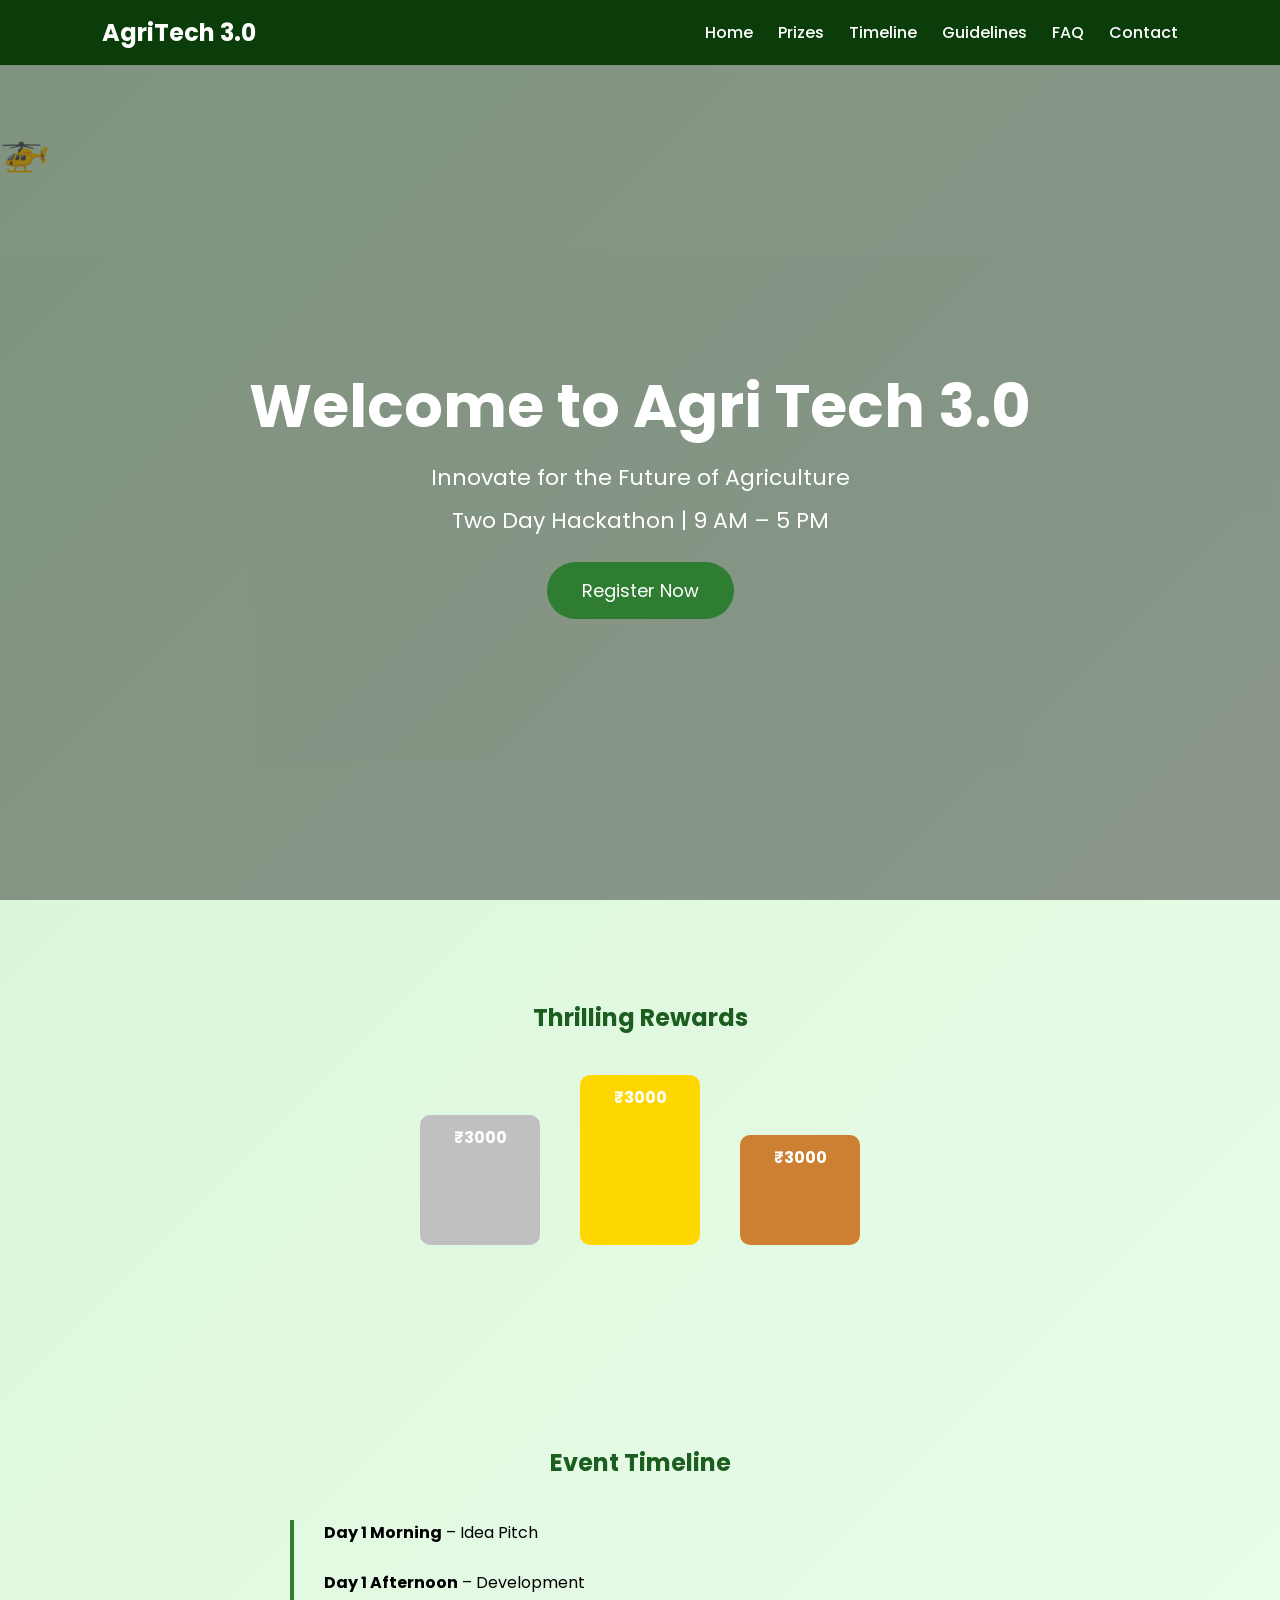
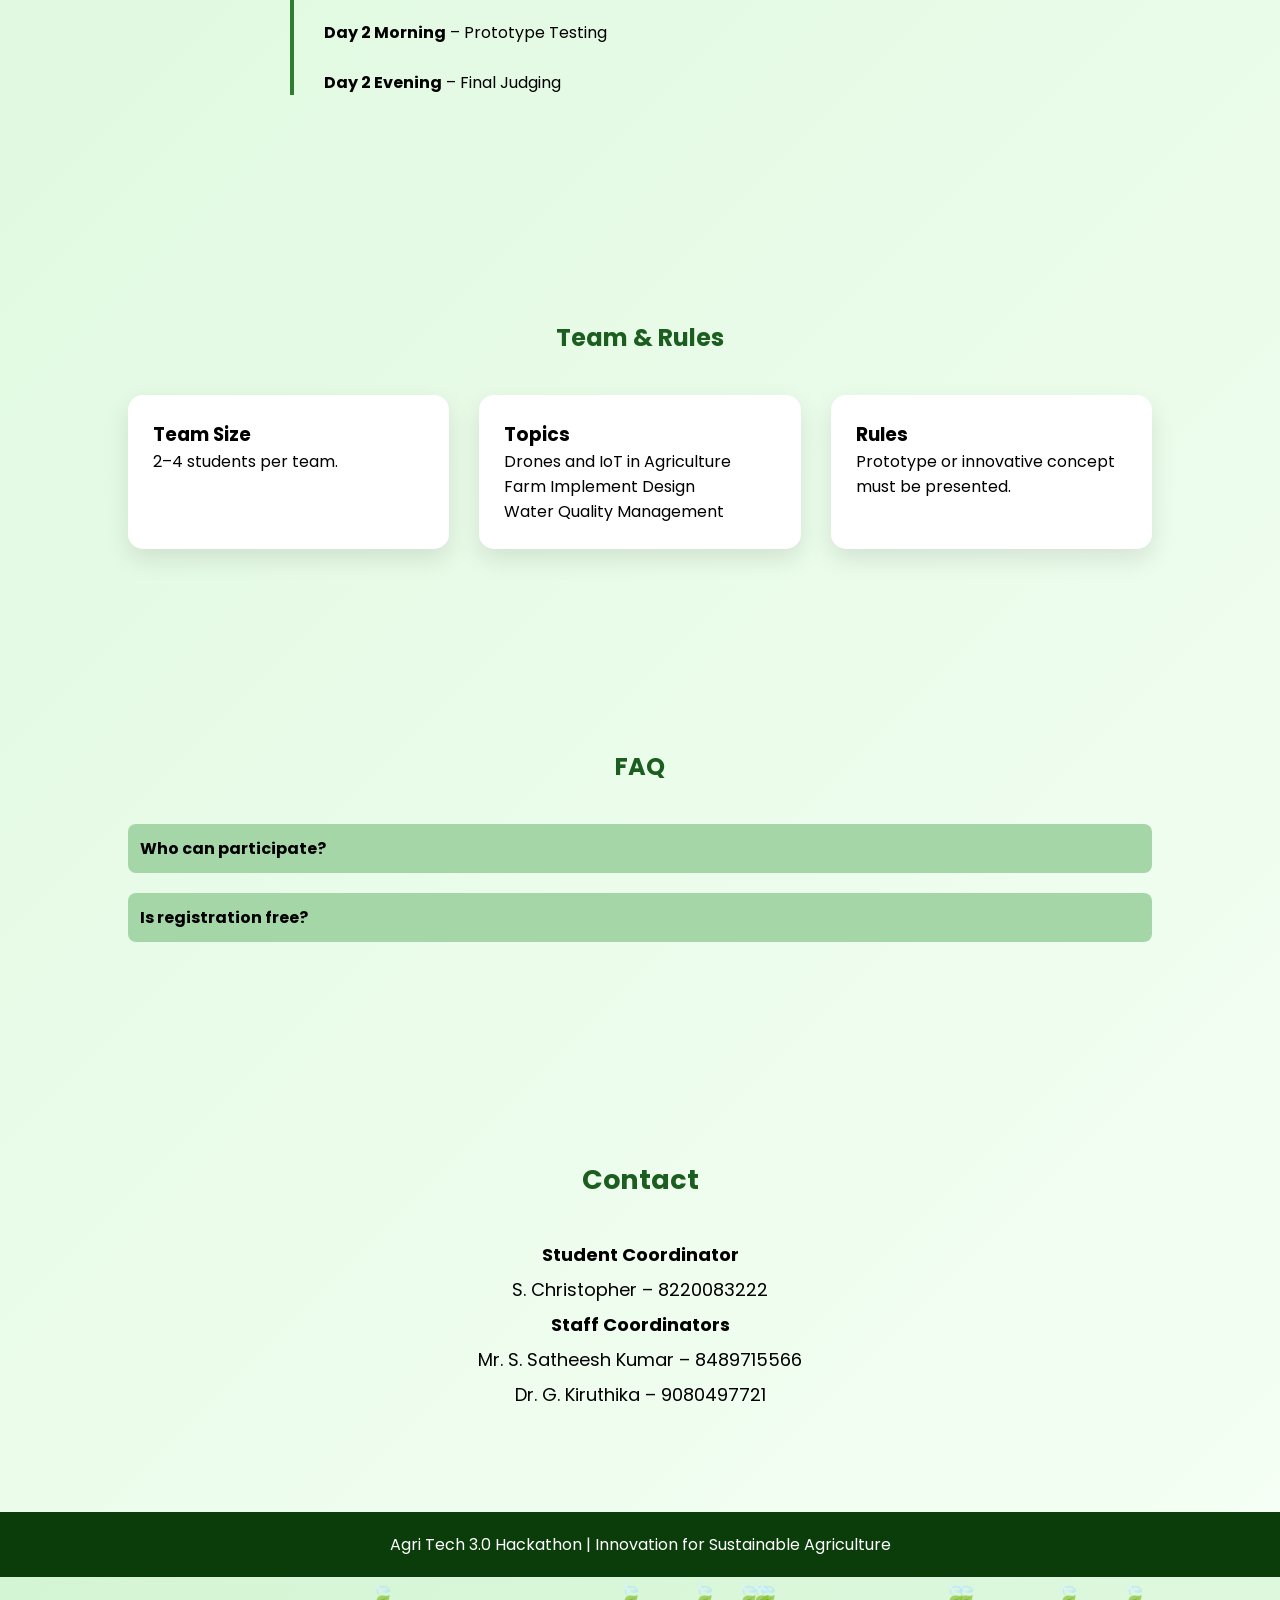
<file: index.html>
<!DOCTYPE html>
<html lang="en">
<head>
<meta charset="UTF-8" />
<meta name="viewport" content="width=device-width, initial-scale=1.0" />
<title>Agri Tech 3.0 Hackathon</title>

<link href="https://fonts.googleapis.com/css2?family=Poppins:wght@300;400;600;700&display=swap" rel="stylesheet">

<style>
*{margin:0;padding:0;box-sizing:border-box;font-family:Poppins,sans-serif}
html{scroll-behavior:smooth}

body{
background:linear-gradient(135deg,#d4f5d4,#f5fff5);
overflow-x:hidden;
}

/* NAVBAR */

nav{
position:fixed;
top:0;
width:100%;
background:#0b3d0b;
display:flex;
justify-content:space-between;
align-items:center;
padding:15px 8%;
z-index:1000;
}

nav h2{color:white;font-weight:700}

nav ul{
display:flex;
gap:25px;
list-style:none;
}

nav ul li a{
color:white;
text-decoration:none;
font-weight:500;
transition:.3s;
}

nav ul li a:hover{
color:#9be79b;
}

/* HERO */

header{
height:100vh;
background:url("https://images.unsplash.com/photo-1500382017468-9049fed747ef") center/cover;
display:flex;
align-items:center;
justify-content:center;
flex-direction:column;
text-align:center;
color:white;
padding-top:80px;
position:relative;
}

header::after{
content:"";
position:absolute;
inset:0;
background:rgba(0,0,0,.4);
}

header *{position:relative;z-index:2}

header h1{
font-size:60px;
animation:fadeDown 1.5s ease;
}

header p{
font-size:22px;
margin-top:10px;
animation:fadeUp 1.5s ease;
}

button{
margin-top:25px;
padding:15px 35px;
border:none;
border-radius:30px;
background:#2e7d32;
color:white;
font-size:18px;
cursor:pointer;
transition:.3s;
}

button:hover{
transform:scale(1.1);
background:#1b5e20;
}

/* SECTION */

.section{
padding:100px 10%;
}

.section h2{
text-align:center;
margin-bottom:40px;
color:#1b5e20;
}

/* CARD GRID */

.cards{
display:grid;
grid-template-columns:repeat(auto-fit,minmax(260px,1fr));
gap:30px;
}

.card{
background:white;
padding:25px;
border-radius:15px;
box-shadow:0 10px 25px rgba(0,0,0,.1);
transition:.4s;
}

.card:hover{
transform:translateY(-10px) scale(1.05);
box-shadow:0 20px 40px rgba(0,0,0,.2);
}

/* PODIUM */

.podium{
display:flex;
justify-content:center;
gap:40px;
margin-top:40px;
align-items:flex-end;
}

.podium div{
width:120px;
text-align:center;
color:white;
border-radius:10px;
font-weight:bold;
padding:10px;
}

.first{height:170px;background:#ffd700}
.second{height:130px;background:#c0c0c0}
.third{height:110px;background:#cd7f32}

/* TIMELINE */

.timeline{
border-left:4px solid #2e7d32;
padding-left:30px;
max-width:700px;
margin:auto;
}

.timeline div{
margin-bottom:25px;
}

/* FAQ */

.faq-item{
margin-bottom:20px;
}

.faq-item h4{
background:#a5d6a7;
padding:12px;
border-radius:8px;
cursor:pointer;
}

.faq-item p{
display:none;
padding:10px;
}

/* CONTACT */

.contact{
text-align:center;
font-size:18px;
line-height:35px;
}

/* FOOTER */

footer{
background:#0b3d0b;
color:white;
text-align:center;
padding:20px;
}

/* DRONE */

.drone{
position:fixed;
top:120px;
font-size:40px;
animation:fly 18s linear infinite;
}

@keyframes fly{
0%{left:-100px}
100%{left:110%}
}

/* FLOATING LEAVES */

.leaf{
position:absolute;
font-size:22px;
animation:leafFall 12s linear infinite;
opacity:.7;
}

@keyframes leafFall{
0%{transform:translateY(-100px) rotate(0)}
100%{transform:translateY(110vh) rotate(360deg)}
}

/* FLOWERS CLICK */

.flower{
position:absolute;
font-size:24px;
pointer-events:none;
animation:fall 2s forwards;
}

@keyframes fall{
0%{opacity:1;transform:translateY(0)}
100%{opacity:0;transform:translateY(200px) rotate(360deg)}
}

/* ANIMATIONS */

@keyframes fadeDown{
from{opacity:0;transform:translateY(-50px)}
to{opacity:1;transform:translateY(0)}
}

@keyframes fadeUp{
from{opacity:0;transform:translateY(50px)}
to{opacity:1;transform:translateY(0)}
}

</style>
</head>

<body>

<div class="drone">🚁</div>

<nav>
<h2>AgriTech 3.0</h2>
<ul>
<li><a href="#home">Home</a></li>
<li><a href="#prizes">Prizes</a></li>
<li><a href="#timeline">Timeline</a></li>
<li><a href="#guidelines">Guidelines</a></li>
<li><a href="#faq">FAQ</a></li>
<li><a href="#contact">Contact</a></li>
</ul>
</nav>

<header id="home">
<h1>Welcome to Agri Tech 3.0</h1>
<p>Innovate for the Future of Agriculture</p>
<p>Two Day Hackathon | 9 AM – 5 PM</p>

<a href="https://docs.google.com/forms/d/e/1FAIpQLScNYG7dmK_k1QLV5G2nhs3oUZlzXUcvSidIxrdl6mxjZzOWDQ/viewform?usp=header">
<button>Register Now</button>
</a>
</header>

<section class="section" id="prizes">
<h2>Thrilling Rewards</h2>

<div class="podium">
<div class="second">₹3000</div>
<div class="first">₹3000</div>
<div class="third">₹3000</div>
</div>
</section>

<section class="section" id="timeline">
<h2>Event Timeline</h2>

<div class="timeline">
<div><b>Day 1 Morning</b> – Idea Pitch</div>
<div><b>Day 1 Afternoon</b> – Development</div>
<div><b>Day 2 Morning</b> – Prototype Testing</div>
<div><b>Day 2 Evening</b> – Final Judging</div>
</div>

</section>

<section class="section" id="guidelines">
<h2>Team & Rules</h2>

<div class="cards">
<div class="card"><h3>Team Size</h3><p>2–4 students per team.</p></div>
<div class="card"><h3>Topics</h3><p>Drones and IoT in Agriculture<br>Farm Implement Design<br>Water Quality Management</p></div>
<div class="card"><h3>Rules</h3><p>Prototype or innovative concept must be presented.</p></div>
</div>

</section>

<section class="section" id="faq">
<h2>FAQ</h2>

<div class="faq-item">
<h4>Who can participate?</h4>
<p>All college students interested in agriculture technology.</p>
</div>

<div class="faq-item">
<h4>Is registration free?</h4>
<p>Yes registration is free.</p>
</div>

</section>

<section class="section contact" id="contact">
<h2>Contact</h2>

<p><b>Student Coordinator</b><br>
S. Christopher – 8220083222</p>

<p><b>Staff Coordinators</b><br>
Mr. S. Satheesh Kumar – 8489715566<br>
Dr. G. Kiruthika – 9080497721</p>

</section>

<footer>
Agri Tech 3.0 Hackathon | Innovation for Sustainable Agriculture
</footer>

<script>

/* FLOWERS ON CLICK */

document.addEventListener("click",function(e){

for(let i=0;i<8;i++){
let flower=document.createElement("div")
flower.className="flower"
flower.innerHTML="🌸"
flower.style.left=(e.pageX+Math.random()*60-30)+"px"
flower.style.top=(e.pageY+Math.random()*60-30)+"px"
document.body.appendChild(flower)
setTimeout(()=>flower.remove(),2000)
}

})

/* FAQ */

document.querySelectorAll(".faq-item h4").forEach(q=>{
q.onclick=()=>{
let p=q.nextElementSibling
p.style.display=p.style.display==="block"?"none":"block"
}
})

/* FLOATING LEAVES */

for(let i=0;i<10;i++){
let leaf=document.createElement("div")
leaf.className="leaf"
leaf.innerHTML="🍃"
leaf.style.left=Math.random()*100+"%"
leaf.style.animationDuration=8+Math.random()*6+"s"
document.body.appendChild(leaf)
}

</script>

</body>
</html>
</file>
